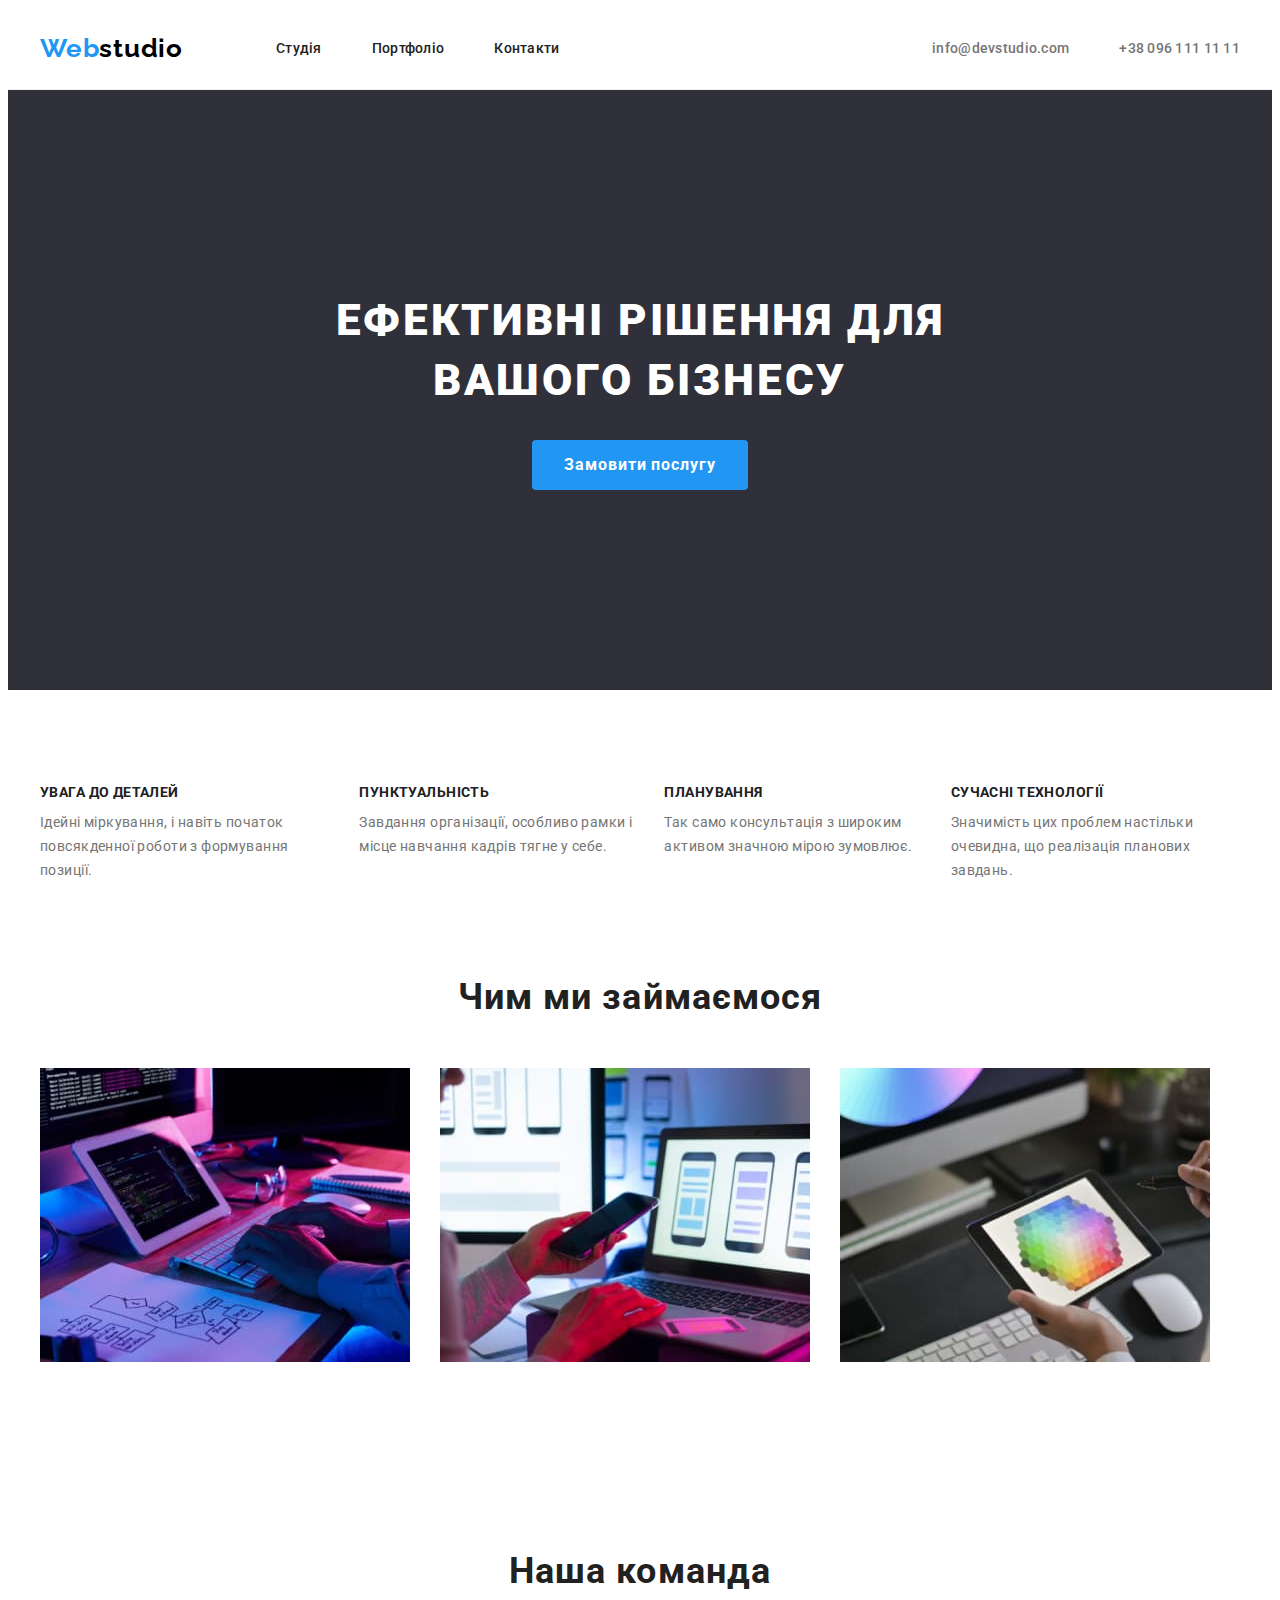
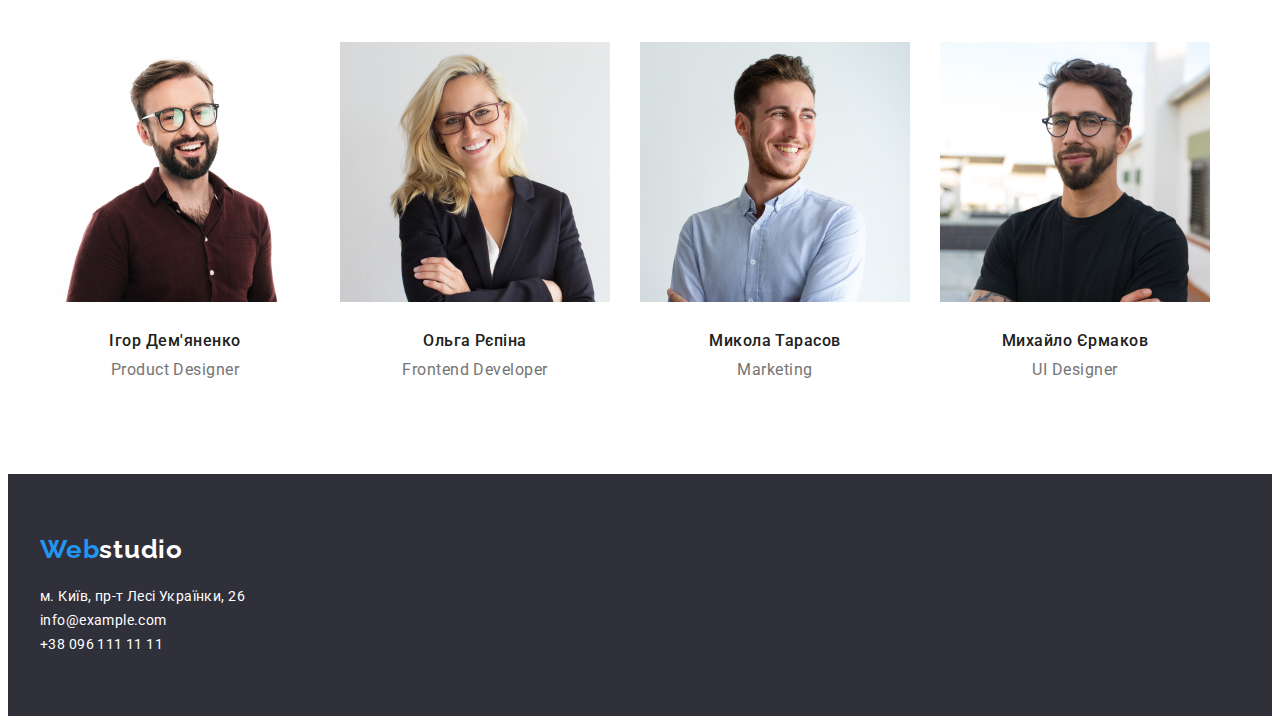
<file: index.html>
<!DOCTYPE html>
<html lang="en">
<head>
    <meta charset="UTF-8">
    <meta http-equiv="X-UA-Compatible" content="IE=edge">
    <meta name="viewport" content="width=device-width, initial-scale=1.0">
    <title>Webstudio</title>
    <link rel="stylesheet" href=" https://cdnjs.cloudflare.com/ajax/libs/modern-normalize/2.0.0/modern-normalize.min.css " integrity="sha512-4xo8blKMVCiXpTaLzQSLSw3KFOVPWhm/TRtuPVc4WG6kUgjH6J03IBuG7JZPkcWMxJ5huwaBpOpnwYElP/m6wg ==" crossorigin="anonymous" referrerpolicy="no-referrer" />
    <link rel="preconnect" href="https://fonts.googleapis.com">
    <link rel="preconnect" href="https://fonts.gstatic.com" crossorigin>
    <link href="https://fonts.googleapis.com/css2?family=Raleway&family=Roboto&display=swap" rel="stylesheet">
    <link rel="stylesheet" href="./reset.css">
    <link rel="stylesheet" href="./style.css">
</head>
<body class="body">
    <header class="header">
        <div class="container header-container">
        <a href="" class="logo">Web<span class="header-logo">studio</span></a>
        <nav class="nav">
            <ul class="nav-list">
                <li class="nav-list-item"><a href="./index.html" class="nav-list-link">Студія</a></li>
                <li class="nav-list-item"><a href="./portfolio.html" class="nav-list-link">Портфоліо</a></li>
                <li class="nav-list-item"><a href="" class="nav-list-link">Контакти</a></li>
            </ul>
        </nav>
        <ul class="contact-list">
            <li class="contact-list-item"><a href="" class="contact-list-link">info@devstudio.com</a></li>
            <li class="contact-list-item"><a href="" class="contact-list-link">+38 096 111 11 11</a></li>
        </ul>
        </div>
    </header>
    <main>
        <section class="hero">
            <div class="container">
                <h1 class="hero-title">Ефективні рішення для <br> вашого бізнесу</h1>
                <button class="hero-btn" data-modal-open>Замовити послугу</button>
            </div>
        </section>
        <section class="features">
            <div class="container">
            <ul class="features-list">
                <li class="features-list-item">
                    <h3 class="features-list-title">УВАГА ДО ДЕТАЛЕЙ</h3>
                    <p class="features-list-text">Ідейні міркування, і навіть початок повсякденної роботи з формування позиції.</p>
                </li>
                <li class="features-list-item">
                    <h3 class="features-list-title">ПУНКТУАЛЬНІСТЬ</h3>
                    <p class="features-list-text">Завдання організації, особливо рамки і місце навчання кадрів тягне у себе.</p>
                </li>
                <li class="features-list-item">
                    <h3 class="features-list-title">ПЛАНУВАННЯ</h3>
                    <p class="features-list-text">Так само консультація з широким активом значною мірою зумовлює.</p>
                </li>
                <li class="features-list-item">
                    <h3 class="features-list-title">СУЧАСНІ ТЕХНОЛОГІЇ</h3>
                    <p class="features-list-text">Значимість цих проблем настільки очевидна, що реалізація планових завдань.</p>
                </li>
            </ul>
            </div>
        </section>
        <section class="work">
            <div class="container">
            <h2 class="work-title">Чим ми займаємося</h2>
            <ul class="work-list">
                <li class="work-list-item"><img src="./work-img1.jpg" alt="" class="work-list-img"></li>
                <li class="work-list-item"><img src="./work-img2.jpg" alt="" class="work-list-img"></li>
                <li class="work-list-item"><img src="./work-img3.jpg" alt="" class="work-list-img"></li>
            </ul>
            </div>
        </section>
        <section class="team">
            <div class="container">
            <h2 class="team-title">Наша команда</h2>
            <ul class="team-list">
                <li class="team-list-item">
                    <img src="./team-img1.jpg" alt="" class="team-list-img">
                    <h3 class="team-list-title">Ігор Дем'яненко</h3>
                    <p class="team-list-text">Product Designer</p>
                </li>
                <li class="team-list-item">
                    <img src="./team-img2.jpg" alt="" class="team-list-img">
                    <h3 class="team-list-title">Ольга Рєпіна</h3>
                    <p class="team-list-text">Frontend Developer</p>
                </li>
                <li class="team-list-item">
                    <img src="./team-img3.jpg" alt="" class="team-list-img">
                    <h3 class="team-list-title">Микола Тарасов</h3>
                    <p class="team-list-text">Marketing</p>
                </li>
                <li class="team-list-item">
                    <img src="./team-img4.jpg" alt="" class="team-list-img">
                    <h3 class="team-list-title">Михайло Єрмаков</h3>
                    <p class="team-list-text">UI Designer</p>
                </li>
            </ul>
            </div>
        </section>
    </main>
    <footer class="footer">
        <div class="container">
        <a href="" class="logo">Web<span class="footer-logo">studio</span></a>
        <address class="address">
            <ul class="address-list">
                <li class="address-list-item"><a href="" class="address-list-link location-link">м. Київ, пр-т Лесі Українки, 26</a></li>
                <li class="address-list-item"><a href="" class="address-list-link">info@example.com</a></li>
                <li class="address-list-item"><a href="" class="address-list-link">+38 096 111 11 11</a></li>
            </ul>
        </address>
        </div>
    </footer>
    <div class="backdrop is-hidden" data-modal>
        <div class="modal">
            <button class="btn" data-modal-close>
                <svg width="18" height="18">
                    <use></use>
                </svg>
            </button>
            <p class="modal-text">Залиште свої дані, ми вам передзвонимо</p>
            <form action="" class="form-modal">
                <label for="" class="form-modal-label">Ім'я 
                    <span>
                        <svg width="18" height="18">
                            <use></use>
                        </svg>
                        <input type="text" class="form-modal-input">
                    </span>
                </label>
                <label for="" class="form-modal-label">Телефон 
                    <span>
                        <svg width="18" height="18">
                            <use></use>
                        </svg>
                    </span>
                    <input type="tel" class="form-modal-input">
                </label>
                <label for="" class="form-modal-label">Пошта 
                    <span>
                        <svg width="18" height="18">
                            <use></use>
                        </svg>
                    </span>
                    <input type="email" class="form-modal-input">
                </label>
                <label for="">
                    <span class="form-modal-label">Коментар</span>
                    <textarea name="" id="" class="form-modal-textarea" placeholder="Введіть текст"></textarea>
                </label>
                <div class="privacy-box">
                    <input type="checkbox">
                    <p class="privacy-box-text">Погоджуюся з розсилкою та приймаю <a href="" class="privacy-box-link">Умови договору</a></p>
                </div>
                <button type="submit" class="modal-btn">Відправити</button>
            </form>
        </div>
    </div>
    <script src="./script.js"></script>
</body>
</html>
</file>
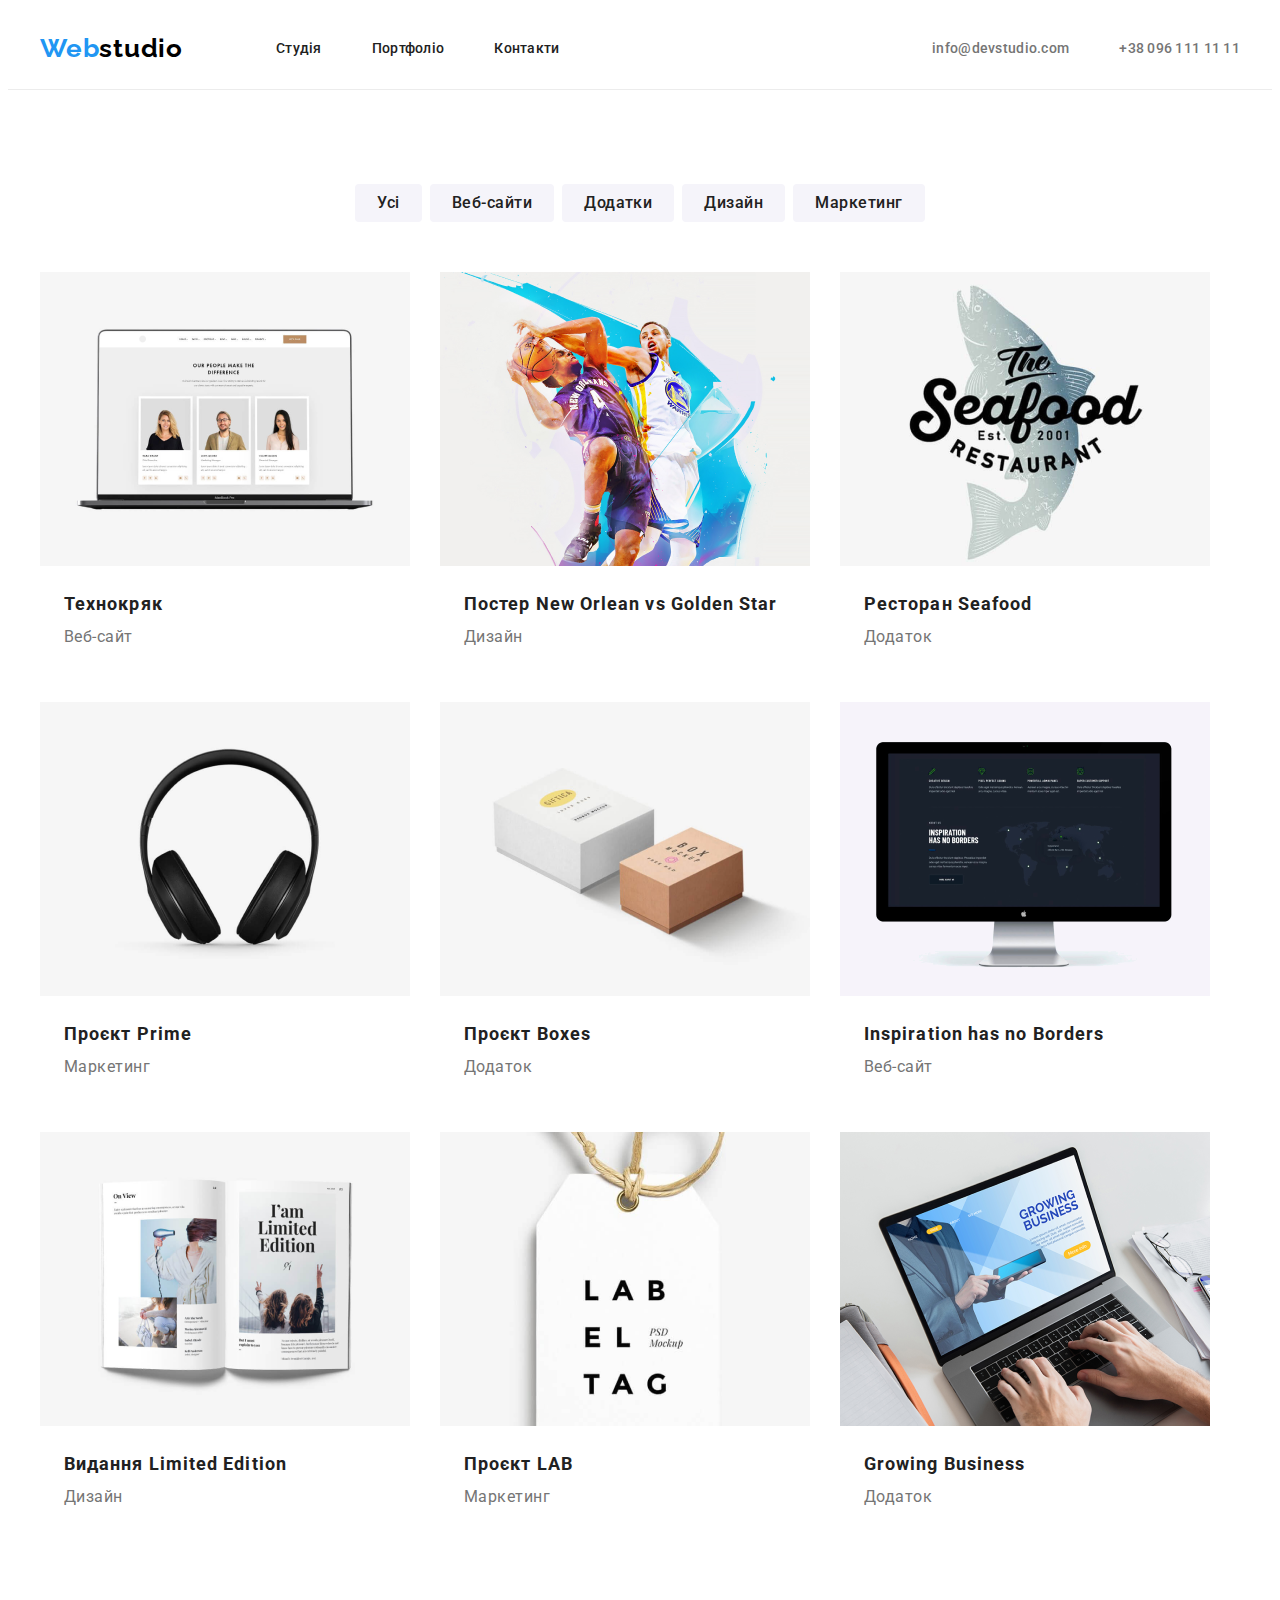
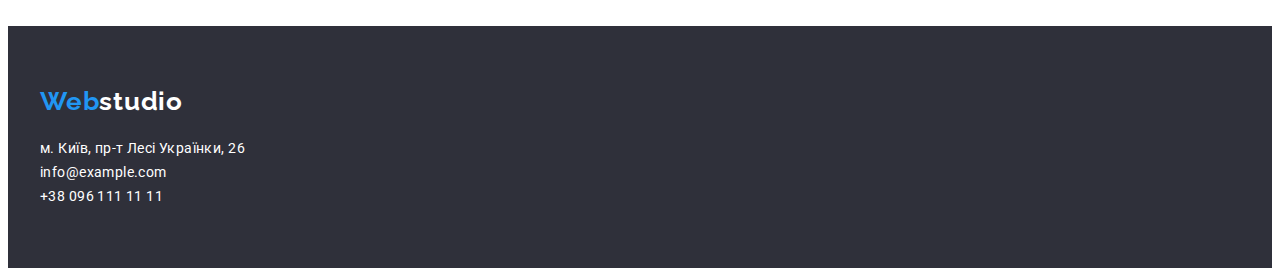
<file: portfolio.html>
<!DOCTYPE html>
<html lang="en">
<head>
    <meta charset="UTF-8">
    <meta http-equiv="X-UA-Compatible" content="IE=edge">
    <meta name="viewport" content="width=device-width, initial-scale=1.0">
    <title>Portfolio</title>
    <link rel="stylesheet" href=" https://cdnjs.cloudflare.com/ajax/libs/modern-normalize/2.0.0/modern-normalize.min.css " integrity="sha512-4xo8blKMVCiXpTaLzQSLSw3KFOVPWhm/TRtuPVc4WG6kUgjH6J03IBuG7JZPkcWMxJ5huwaBpOpnwYElP/m6wg ==" crossorigin="anonymous" referrerpolicy="no-referrer" />
    <link rel="preconnect" href="https://fonts.googleapis.com">
    <link rel="preconnect" href="https://fonts.gstatic.com" crossorigin>
    <link href="https://fonts.googleapis.com/css2?family=Raleway&family=Roboto&display=swap" rel="stylesheet">
    <link rel="stylesheet" href="./reset.css">
    <link rel="stylesheet" href="./style.css">
</head>
<body>
    <header class="header">
        <div class="container header-container">
        <a href="" class="logo">Web<span class="header-logo">studio</span></a>
        <nav class="nav">
            <ul class="nav-list">
                <li class="nav-list-item"><a href="./index.html" class="nav-list-link">Студія</a></li>
                <li class="nav-list-item"><a href="./portfolio.html" class="nav-list-link">Портфоліо</a></li>
                <li class="nav-list-item"><a href="" class="nav-list-link">Контакти</a></li>
            </ul>
        </nav>
        <ul class="contact-list">
            <li class="contact-list-item"><a href="" class="contact-list-link">info@devstudio.com</a></li>
            <li class="contact-list-item"><a href="" class="contact-list-link">+38 096 111 11 11</a></li>
        </ul>
        </div>
    </header>
    <main>
        <section class="portfolio">
            <div class="container">
            <ul class="filter-list">
                <li class="filter-list-item">
                    <button class="filter-list-btn">Усі</button>
                </li>
                <li class="filter-list-item">
                    <button class="filter-list-btn">Веб-сайти</button>
                </li>
                <li class="filter-list-item">
                    <button class="filter-list-btn">Додатки</button>
                </li>
                <li class="filter-list-item">
                    <button class="filter-list-btn">Дизайн</button>
                </li>
                <li class="filter-list-item">
                    <button class="filter-list-btn">Маркетинг</button>
                </li>
            </ul>
            <ul class="portfolio-list">
                <li class="portfolio-list-item">
                    <img src="./portfolio-img1.png" alt="" class="portfolio-list-img">
                    <div class="portfolio-list-text-wrap">
                        <h3 class="portfolio-list-title">Технокряк</h3>
                        <p class="portfolio-list-text">Веб-сайт</p>
                    </div>
                </li>
                <li class="portfolio-list-item">
                    <img src="./portfolio-img2.png" alt="" class="portfolio-list-img">
                    <div class="portfolio-list-text-wrap">
                        <h3 class="portfolio-list-title">Постер New Orlean vs Golden Star</h3>
                        <p class="portfolio-list-text">Дизайн</p>
                    </div>
                </li>
                <li class="portfolio-list-item">
                    <img src="./portfolio-img3.png" alt="" class="portfolio-list-img">
                    <div class="portfolio-list-text-wrap">
                        <h3 class="portfolio-list-title">Ресторан Seafood</h3>
                        <p class="portfolio-list-text">Додаток</p>
                    </div>
                </li>
                <li class="portfolio-list-item">
                    <img src="./portfolio-img4.png" alt="" class="portfolio-list-img">
                    <div class="portfolio-list-text-wrap">
                        <h3 class="portfolio-list-title">Проєкт Prime</h3>
                        <p class="portfolio-list-text">Маркетинг</p>
                    </div>
                </li>
                <li class="portfolio-list-item">
                    <img src="./portfolio-img5.png" alt="" class="portfolio-list-img">
                    <div class="portfolio-list-text-wrap">
                        <h3 class="portfolio-list-title">Проєкт Boxes</h3>
                        <p class="portfolio-list-text">Додаток</p>
                    </div>
                </li>
                <li class="portfolio-list-item">
                    <img src="./portfolio-img6.png" alt="" class="portfolio-list-img">
                    <div class="portfolio-list-text-wrap">
                        <h3 class="portfolio-list-title">Inspiration has no Borders</h3>
                        <p class="portfolio-list-text">Веб-сайт</p>
                    </div>
                </li>
                <li class="portfolio-list-item">
                    <img src="./portfolio-img7.png" alt="" class="portfolio-list-img">
                    <div class="portfolio-list-text-wrap">
                        <h3 class="portfolio-list-title">Видання Limited Edition</h3>
                        <p class="portfolio-list-text">Дизайн</p>
                    </div>
                </li>
                <li class="portfolio-list-item">
                    <img src="./portfolio-img8.png" alt="" class="portfolio-list-img">
                    <div class="portfolio-list-text-wrap">
                        <h3 class="portfolio-list-title">Проєкт LAB</h3>
                        <p class="portfolio-list-text">Маркетинг</p>
                    </div>
                </li>
                <li class="portfolio-list-item">
                    <img src="./portfolio-img9.png" alt="" class="portfolio-list-img">
                    <div class="portfolio-list-text-wrap">
                        <h3 class="portfolio-list-title">Growing Business</h3>
                        <p class="portfolio-list-text">Додаток</p>
                    </div>
                </li>
            </ul>
            </div>
        </section>
    </main>
    <footer class="footer">
        <div class="container">
        <a href="" class="logo">Web<span class="footer-logo">studio</span></a>
        <address class="address">
            <ul class="address-list">
                <li class="address-list-item"><a href="" class="address-list-link location-link">м. Київ, пр-т Лесі Українки, 26</a></li>
                <li class="address-list-item"><a href="" class="address-list-link">info@example.com</a></li>
                <li class="address-list-item"><a href="" class="address-list-link">+38 096 111 11 11</a></li>
            </ul>
        </address>
        </div>
    </footer>
</body>
</html>
</file>
<file: style.css>
.container {
  width: 1200px;
  padding-left: 15px;
  padding-right: 15px;
  margin: 0 auto;
}
.header-container {
  display: flex;
  gap: 93px;
  align-items: center;
}
.contact-list {
  margin-left: auto;
}
.nav-list, .contact-list {
  display: flex;
  gap: 50px;
}
.header {
  padding: 25px 0;
  border-bottom: 1px solid #ECECEC;
}
.logo {
  font-family: Raleway;
  font-size: 26px;
  font-weight: 700;
  line-height: 30.52px;
  letter-spacing: 0.03em;
  text-align: left;
  color: #2196F3;
}
.header-logo {
  color: #000000;
}
.nav-list-link {
  font-family: Roboto;
  font-size: 14px;
  font-weight: 500;
  line-height: 16.41px;
  letter-spacing: 0.02em;
  text-align: left;
  color: #212121;
}
.nav-list-link:hover {
  color: #2196F3;
}
.contact-list-link {
  font-family: Roboto;
  font-size: 14px;
  font-weight: 500;
  line-height: 16.41px;
  letter-spacing: 0.02em;
  text-align: left;
  color: #757575;
}
.contact-list-link:hover {
  color: #2196F3;
}
/* Hero section */
.hero {
  background-color: #2F303A;
  padding: 200px 0;
}
.hero-title {
  font-family: Roboto;
  font-size: 44px;
  font-weight: 900;
  line-height: 60px;
  letter-spacing: 0.06em;
  text-align: center;
  color: #FFFFFF;
  text-transform: uppercase;
  margin-bottom: 30px;
}
.hero-btn {
  display: block;
  font-family: Roboto;
  font-size: 16px;
  font-weight: 700;
  line-height: 30px;
  letter-spacing: 0.06em;
  width: 216px;
  height: 50px;
  text-align: center;
  color: #FFFFFF;
  background-color: #2196F3;
  margin: 0 auto;
  border-radius: 4px;
}
/* Features section */
.features {
  padding: 94px 0;
}
.features-list {
  display: flex;
  gap: 30px;
}
.features-list-title {
  font-family: Roboto;
  font-size: 14px;
  font-weight: 700;
  line-height: 16.41px;
  letter-spacing: 0.03em;
  text-align: left;
  color: #212121;
  margin-bottom: 10px;
}
.features-list-text {
  font-family: Roboto;
  font-size: 14px;
  font-weight: 400;
  line-height: 24px;
  letter-spacing: 0.03em;
  text-align: left;
  color: #757575;
}
.work {
  padding-bottom: 94px;
}
.work-list {
  display: flex;
  gap: 30px;
}
.work-title {
  font-family: Roboto;
  font-size: 36px;
  font-weight: 700;
  line-height: 42.19px;
  letter-spacing: 0.03em;
  text-align: center;
  color: #212121;
  margin-bottom: 50px;
}
.team {
  padding: 94px 0;
}
.team-list {
  display: flex;
  gap: 30px;
}
.team-title {
  font-family: Roboto;
  font-size: 36px;
  font-weight: 700;
  line-height: 42.19px;
  letter-spacing: 0.03em;
  text-align: center;
  color: #212121;
  margin-bottom: 50px;
}
.team-list-title {
  font-family: Roboto;
  font-size: 16px;
  font-weight: 500;
  line-height: 18.75px;
  letter-spacing: 0.03em;
  text-align: center;
  color: #212121;
  margin-top: 30px;
}
.team-list-text {
  font-family: Roboto;
  font-size: 16px;
  font-weight: 400;
  line-height: 18.75px;
  letter-spacing: 0.03em;
  text-align: center;
  color: #757575;
  margin-top: 10px;
}
.footer {
  background-color: #2F303A;
  padding: 60px 0;
} 
.footer-logo {
  color: #FFFFFF;
}
.address {
  margin-top: 20px;
}
.address-list-link {
  font-family: Roboto;
  font-size: 14px;
  font-weight: 400;
  line-height: 24px;
  letter-spacing: 0.03em;
  text-align: left;
  color: #FFFFFF;
  margin-bottom: 9px;
}
.portfolio {
  padding: 94px 0;
}
.portfolio-list-text-wrap {
  padding: 20px 24px;
}
.filter-list {
  margin-bottom: 50px;
  display: flex;
  gap: 8px;
  justify-content: center;
}
.filter-list-btn {
  font-family: Roboto;
  font-size: 16px;
  font-weight: 500;
  line-height: 26px;
  letter-spacing: 0.03em;
  text-align: center;
  color: #212121;
  background-color: #F5F4FA;
  padding: 6px 22px;
  border-radius: 4px;
}
.filter-list-btn:hover {
  color: #FFFFFF;
  background-color: #2196F3;
}
.portfolio-list {
  display: flex;
  flex-wrap: wrap;
  gap: 30px;
}
.portfolio-list-title {
  font-family: Roboto;
  font-size: 18px;
  font-weight: 700;
  line-height: 36px;
  letter-spacing: 0.06em;
  text-align: left;
  color: #212121;
}
.portfolio-list-text {
  font-family: Roboto;
  font-size: 16px;
  font-weight: 400;
  line-height: 30px;
  letter-spacing: 0.03em;
  text-align: left;
  color: #757575;
}
.backdrop {
  position: fixed;
  top: 0;
  left: 0;
  width: 100%;
  height: 100%;
  background-color: rgba(0, 0, 0, 0.5);
  opacity: 1;
}
.backdrop.is-hidden {
  opacity: 0;
  pointer-events: none;
}
.no-scroll {
  overflow: hidden;
}
.modal {
  position: absolute;
  top: 50%;
  left: 50%;
  transform: translate(-50%, -50%);
  background-color: #FFFFFF;
  max-width: 528px;
  padding: 40px;
}
.form-modal-input, .form-modal-textarea {
  width: 100%;
}
.form-modal-textarea {
  height: 120px;
  padding: 12px 16px;
  margin-top: 4px;
}
.form-modal-input {
  height: 40px;
  margin-top: 4px;
}
.modal-text {
  font-family: Roboto;
  font-size: 20px;
  font-weight: 700;
  line-height: 23.44px;
  letter-spacing: 0.03em;
  text-align: center;
  color: #212121;
  margin-bottom: 12px;
}
.form-modal-label {
  font-family: Roboto;
  font-size: 12px;
  font-weight: 400;
  line-height: 14.06px;
  letter-spacing: 0.01em;
  text-align: left;
  color: #757575;
  margin-bottom: 10px;
  display: block;
}
.privacy-box {
  display: flex;
  gap: 8px;
  margin-top: 20px;
}
.privacy-box-text {
  font-family: Roboto;
  font-size: 14px;
  font-weight: 400;
  line-height: 24px;
  letter-spacing: 0.03em;
  text-align: left;
  color: #757575;
}
.privacy-box-link {
  text-decoration: underline;
}
.modal-btn {
  width: 200px;
  height: 50px;
  background-color: #2196F3;
  border-radius: 4px;
  font-family: 'Roboto';
  font-size: 16px;
  font-weight: 700;
  line-height: 30px;
  letter-spacing: 0.06em;
  text-align: center;
  color: #FFFFFF;
  display: block;
  margin: 0 auto;
  margin-top: 30px;
}
</file>
